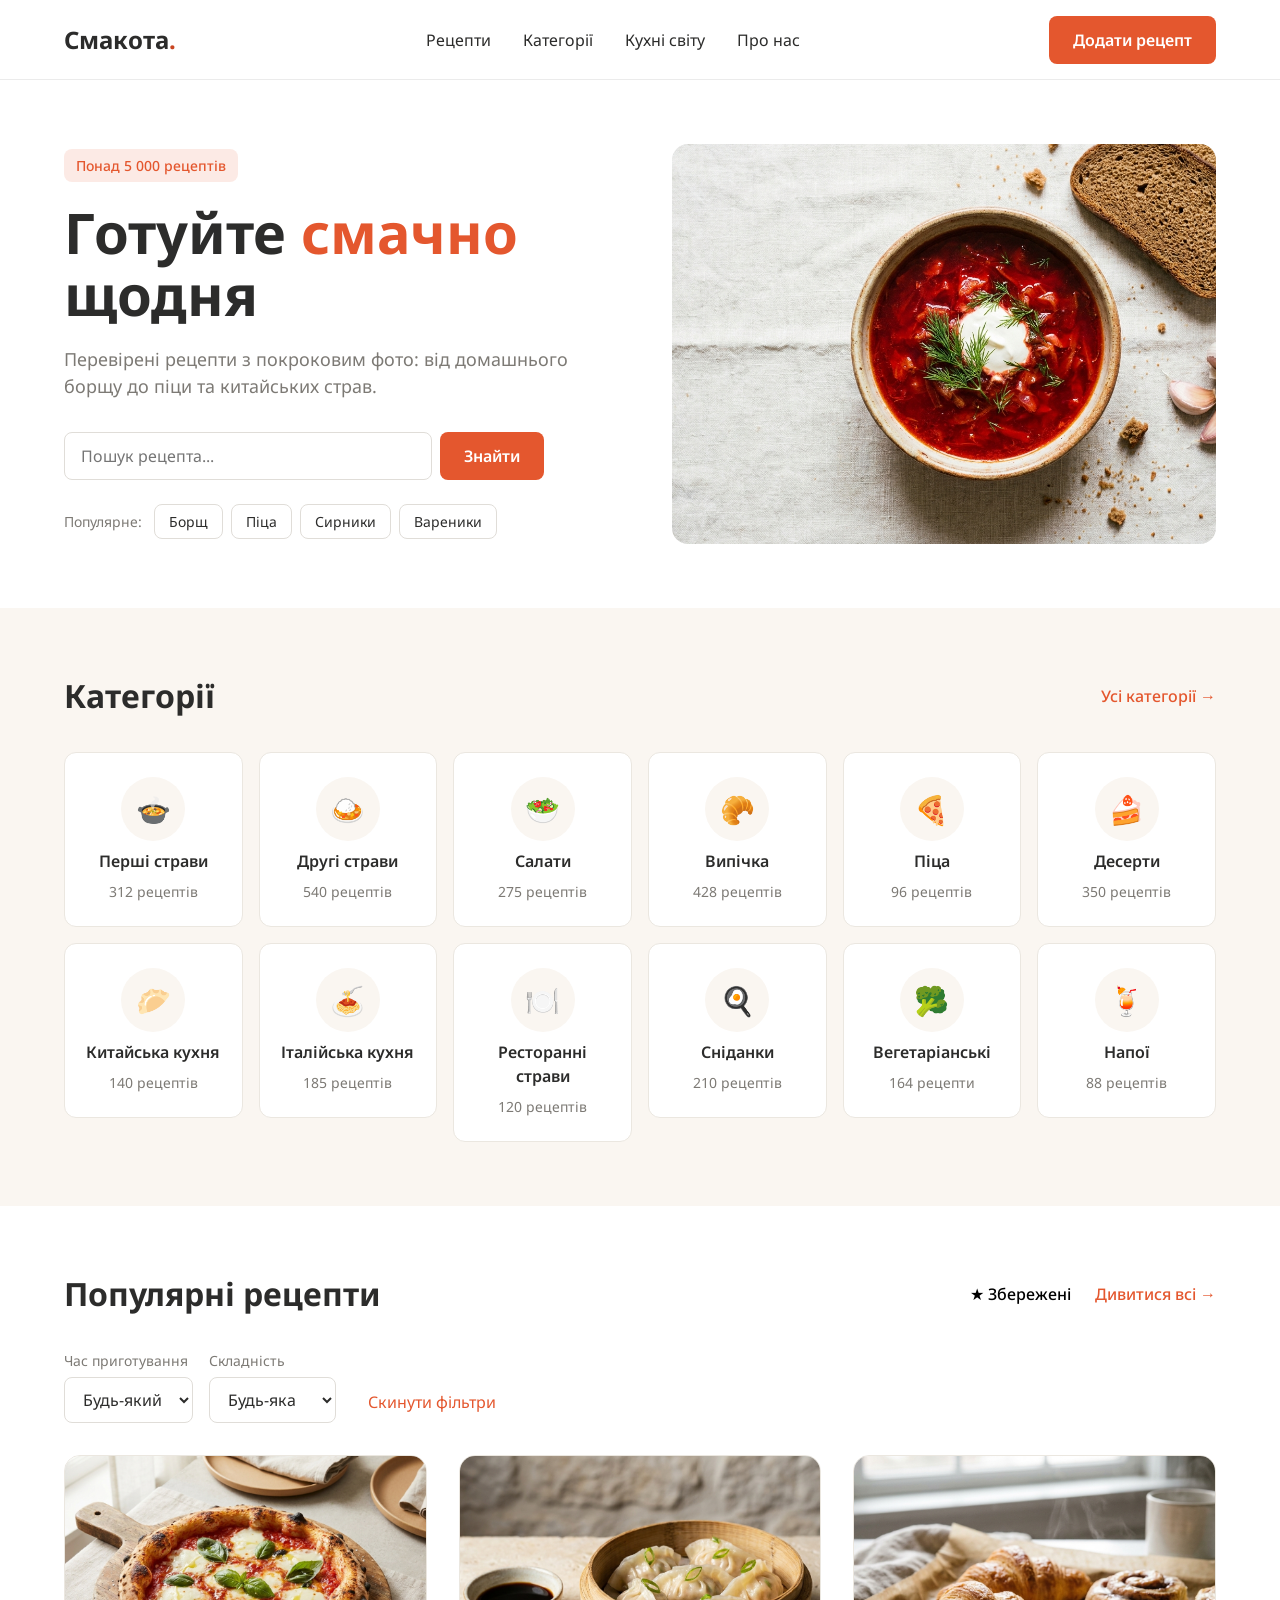
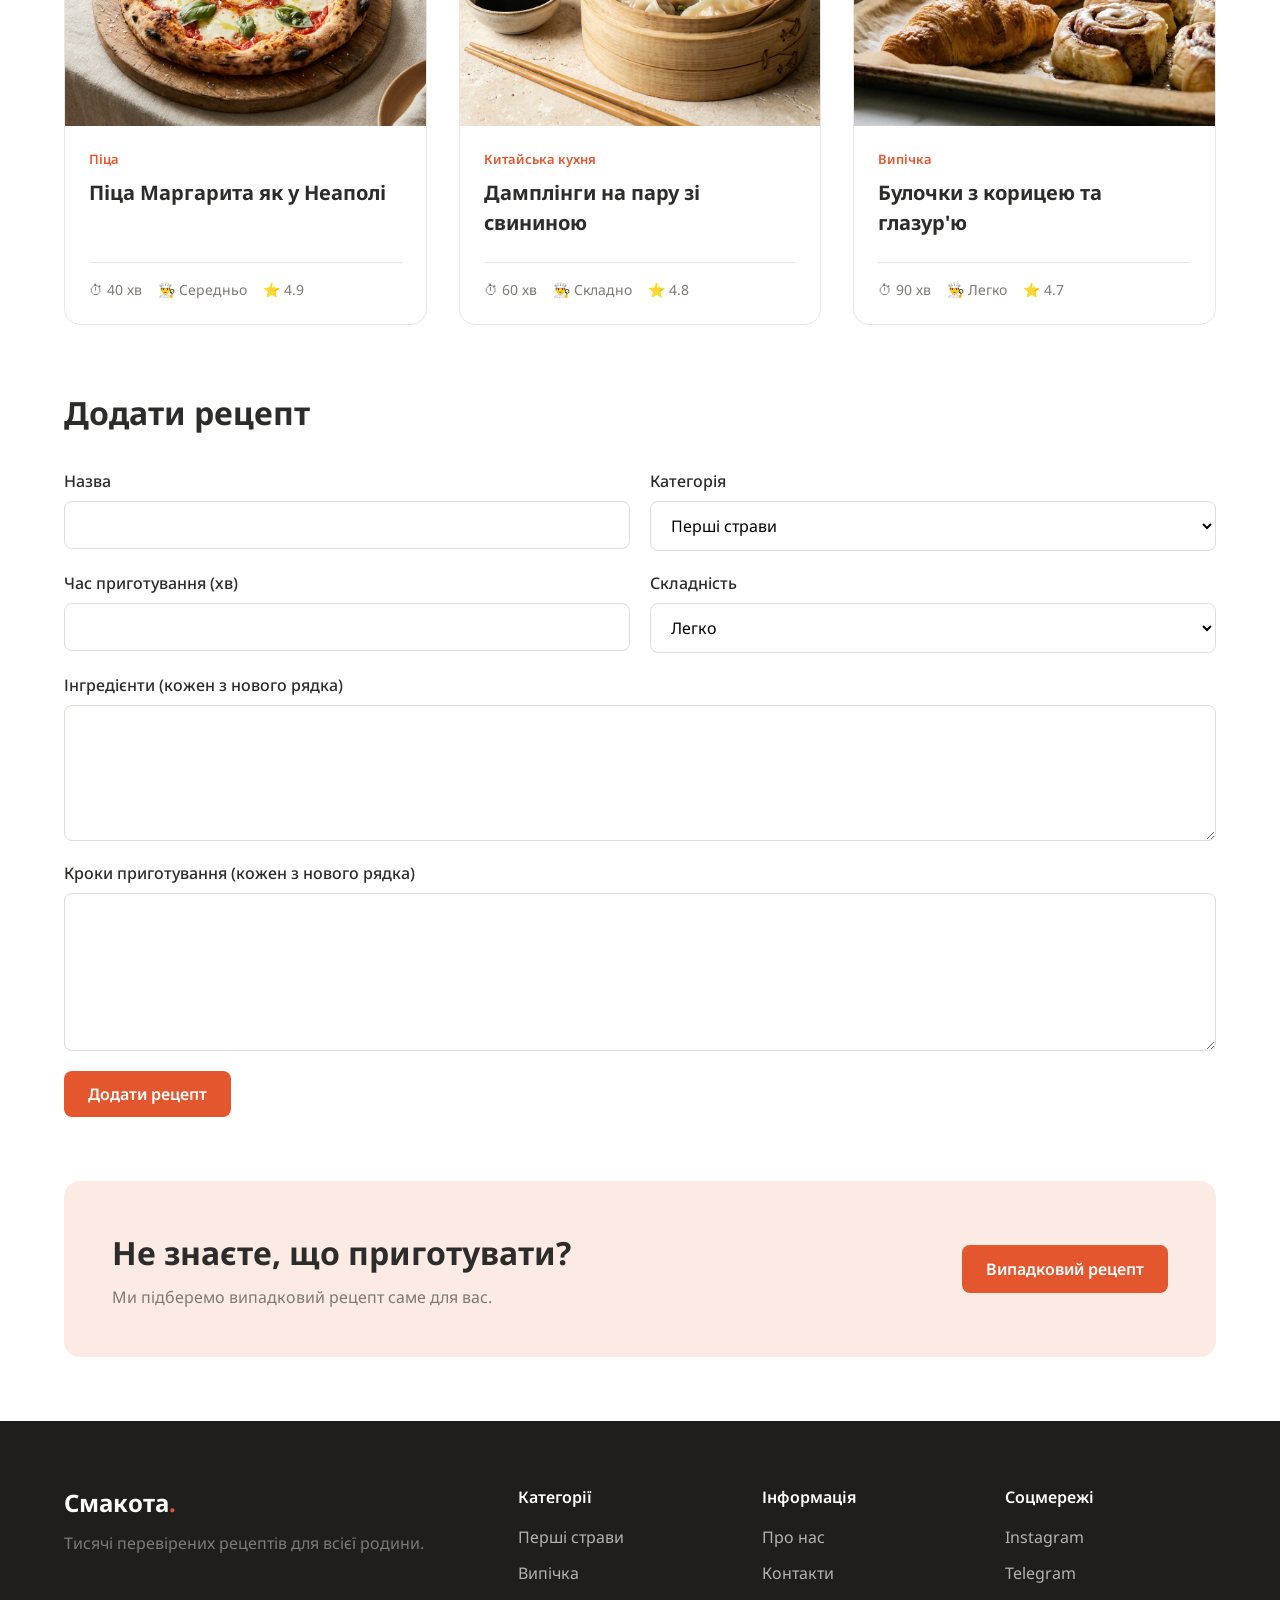
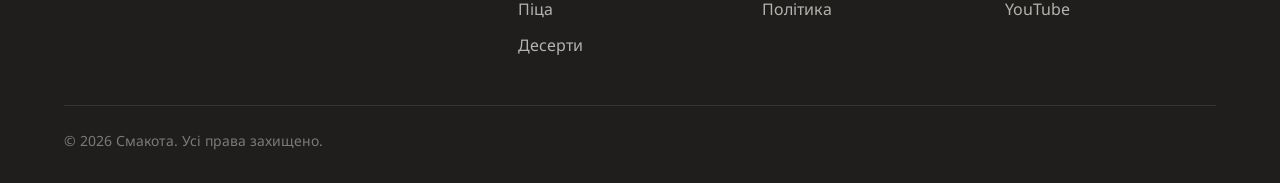
<file: index.html>
<!DOCTYPE html>
<html lang="uk">

<head>
    <meta charset="UTF-8">
    <meta name="viewport" content="width=device-width, initial-scale=1.0">
    <title>Смакота — рецепти на щодень</title>

    <link rel="preconnect" href="https://fonts.googleapis.com">
    <link rel="preconnect" href="https://fonts.gstatic.com" crossorigin>
    <link href="https://fonts.googleapis.com/css2?family=Noto+Sans:wght@400;500;600;700&display=swap" rel="stylesheet">
    <link rel="stylesheet" href="css/style.css">
</head>


<body>
    <header class="header">
        <div class="container header__inner">

            <a href="#" class="header__logo">Смакота<span class="header__logo-dot">.</span></a>

            <nav class="header__menu">
                <ul class="header__list">
                    <li> <a href="#" class="header__link">Рецепти</a></li>
                    <li> <a href="#" class="header__link">Категорії</a></li>
                    <li> <a href="#" class="header__link">Кухні світу</a></li>
                    <li> <a href="#" class="header__link">Про нас</a></li>
                </ul>
            </nav>

            <a href="#add-recipe" class="header__button">Додати рецепт</a>
                <button class="header__burger" type="button" aria-label="Відкрити меню">
                    <span></span>
                    <span></span>
                    <span></span>
                </button>
        </div>
    </header>

    <main class="main">
        <section class="hero">
            <div class="container hero__inner">
                <div class="hero__content">
                    <p class="hero__badge">Понад 5 000 рецептів</p>
                    <h1 class="hero__title"> Готуйте <span class="hero__title-accent">смачно</span> щодня</h1>
                    <p class="hero__subtitle">Перевірені рецепти з покроковим фото: від домашнього борщу до піци та
                        китайських страв.</p>
                    <search>
                        <form class="hero__form" action="#" method="get">
                            <input class="hero__search" type="search" name="q" placeholder="Пошук рецепта..." required>
                            <button class="hero__button" type="submit">Знайти</button>
                        </form>
                    </search>
                    <div class="hero__popular">
                        <span class="hero__text-tags">Популярне:</span>
                        <ul class="hero__tags">
                            <li> <a class="hero__tag" href="#">Борщ</a> </li>
                            <li> <a class="hero__tag" href="#">Піца</a></li>
                            <li> <a class="hero__tag" href="#">Сирники</a></li>
                            <li> <a class="hero__tag" href="#">Вареники</a></li>
                        </ul>
                    </div>
                </div>
                <img class="hero__image" src="img/borscht.jpg" alt="на фото: миска борщу, сметана, скибка хліба.">
            </div>



        </section>









        <section class="categories">
            <div class="container">
                <div class="categories__header">
                    <h2 class="categories__title">Категорії</h2>
                    <a class="categories__link" href="#">Усі категорії →</a>
                </div>

                <ul class="categories__list">

                    <li>
                        <a class="category-card" href="#">
                            <span class="category-card__icon">🍲</span>
                            <span class="category-card__name">Перші страви</span>
                            <span class="category-card__count">312 рецептів</span>
                        </a>
                    </li>
                    <li>
                        <a href="#" class="category-card">
                            <span class="category-card__icon">🍛</span>
                            <span class="category-card__name">Другі страви</span>
                            <span class="category-card__count">540 рецептів</span>
                        </a>
                    </li>
                    <li>
                        <a class="category-card" href="#">
                            <span class="category-card__icon">🥗</span>
                            <span class="category-card__name">Салати</span>
                            <span class="category-card__count">275 рецептів</span>
                        </a>
                    </li>
                    <li>
                        <a class="category-card" href="#">
                            <span class="category-card__icon">🥐</span>
                            <span class="category-card__name">Випічка</span>
                            <span class="category-card__count">428 рецептів</span>
                        </a>
                    </li>
                    <li>
                        <a class="category-card" href="#">
                            <span class="category-card__icon">🍕</span>
                            <span class="category-card__name">Піца</span>
                            <span class="category-card__count">96 рецептів</span>
                        </a>
                    </li>
                    <li>
                        <a class="category-card" href="#">
                            <span class="category-card__icon">🍰</span>
                            <span class="category-card__name">Десерти</span>
                            <span class="category-card__count">350 рецептів</span>
                        </a>
                    </li>
                    <li>
                        <a class="category-card" href="#">
                            <span class="category-card__icon">🥟</span>
                            <span class="category-card__name">Китайська кухня</span>
                            <span class="category-card__count">140 рецептів</span>
                        </a>
                    </li>
                    <li>
                        <a class="category-card" href="#">
                            <span class="category-card__icon">🍝</span>
                            <span class="category-card__name">Італійська кухня</span>
                            <span class="category-card__count">185 рецептів</span>
                        </a>

                    </li>

                    <li>
                        <a class="category-card" href="#">
                            <span class="category-card__icon">🍽️</span>
                            <span class="category-card__name">Ресторанні страви</span>
                            <span class="category-card__count">120 рецептів</span>
                        </a>

                    </li>

                    <li>
                        <a class="category-card" href="#">
                            <span class="category-card__icon">🍳</span>
                            <span class="category-card__name">Сніданки</span>
                            <span class="category-card__count">210 рецептів</span>
                        </a>
                    </li>
                    <li>
                        <a class="category-card" href="#">
                            <span class="category-card__icon">🥦</span>
                            <span class="category-card__name">Вегетаріанські</span>
                            <span class="category-card__count">164 рецепти</span>
                        </a>
                    </li>
                    <li>
                        <a class="category-card" href="#">
                            <span class="category-card__icon">🍹</span>
                            <span class="category-card__name">Напої</span>
                            <span class="category-card__count">88 рецептів</span>
                        </a>
                    </li>
                </ul>

            </div>
        </section>



        <section class="popular">
            <div class="container">
                <div class="popular__header">
                    <h2 class="popular__title">Популярні рецепти</h2>
                    <div class="popular__actions">
                        <button class="popular__saved" id="saved-button" type="button">★ Збережені</button>
                        <a class="popular__link" href="#">Дивитися всі →</a>
                    </div>
                    </div>

                        <div class="filters">
                            <label class="filters__field">
                                Час приготування
                                <select id="filter-time">
                                    <option value="0">Будь-який</option>
                                    <option value="30">До 30 хв</option>
                                    <option value="60">До 60 хв</option>
                                    <option value="90">До 90 хв</option>
                                </select>
                            </label>

                            <label class="filters__field">
                                Складність
                                <select id="filter-level">
                                    <option value="">Будь-яка</option>
                                    <option value="Легко">Легко</option>
                                    <option value="Середньо">Середньо</option>
                                    <option value="Складно">Складно</option>
                                </select>
                            </label>

                            <button class="filters__reset" id="filter-reset" type="button">Скинути фільтри</button>
                        </div>

                                        <ul class="popular__list"></ul>

                                    </div>
                                </section>
  
                                <section class="add-recipe" id="add-recipe">
                        <div class="container">
                            <h2 class="add-recipe__title">Додати рецепт</h2>

                            <form class="add-recipe__form" id="recipe-form">
                                <label class="add-recipe__field">
                                    Назва
                                    <input type="text" name="name" maxlength="80" required>
                                </label>

                                <label class="add-recipe__field">
                                    Категорія
                                    <select name="category" required>
                                        <option value="Перші страви">Перші страви</option>
                                        <option value="Другі страви">Другі страви</option>
                                        <option value="Салати">Салати</option>
                                        <option value="Випічка">Випічка</option>
                                        <option value="Піца">Піца</option>
                                        <option value="Десерти">Десерти</option>
                                        <option value="Китайська кухня">Китайська кухня</option>
                                        <option value="Італійська кухня">Італійська кухня</option>
                                        <option value="Ресторанні страви">Ресторанні страви</option>
                                        <option value="Сніданки">Сніданки</option>
                                        <option value="Вегетаріанські">Вегетаріанські</option>
                                        <option value="Напої">Напої</option>
                                    </select>
                                </label>

                                <label class="add-recipe__field">
                                    Час приготування (хв)
                                    <input type="number" name="time" min="1" max="600" required>
                                </label>

                                <label class="add-recipe__field">
                                    Складність
                                    <select name="level" required>
                                        <option value="Легко">Легко</option>
                                        <option value="Середньо">Середньо</option>
                                        <option value="Складно">Складно</option>
                                    </select>
                                </label>
                                    <label class="add-recipe__field add-recipe__field--wide">
                                            Інгредієнти (кожен з нового рядка)
                                            <textarea name="ingredients" rows="5"></textarea>
                                        </label>

                                        <label class="add-recipe__field add-recipe__field--wide">
                                            Кроки приготування (кожен з нового рядка)
                                            <textarea name="steps" rows="6"></textarea>
                                        </label>
                                <button class="add-recipe__button" type="submit">Додати рецепт</button>
                            </form>
                        </div>
                    </section>


        <section class="banner">
            <div class="container">
                <div class="banner__inner">
                    <div class="banner__text">
                        <h2 class="banner__title">Не знаєте, що приготувати?</h2>
                        <p class="banner__subtitle">Ми підберемо випадковий рецепт саме для вас.</p>
                    </div>
                    <a href="#" class="banner__button">Випадковий рецепт</a>
                </div>
            </div>
        </section>

    </main>


    <footer class="footer">
    <div class="container">

        <div class="footer__top">

            <div class="footer__brand">
                <a href="#" class="footer__logo">Смакота<span class="footer__logo-dot">.</span></a>
                <p class="footer__text">Тисячі перевірених рецептів для всієї родини.</p>
            </div>

            <div class="footer__col">
                <h3 class="footer__title">Категорії</h3>
                <ul class="footer__list">
                    <li><a class="footer__link" href="#">Перші страви</a></li>
                    <li><a class="footer__link" href="#">Випічка</a></li>
                    <li><a class="footer__link" href="#">Піца</a></li>
                    <li><a class="footer__link" href="#">Десерти</a></li>
                </ul>
            </div>

            <div class="footer__col">
                <h3 class="footer__title">Інформація</h3>
                <ul class="footer__list">
                    <li><a class="footer__link" href="#">Про нас</a></li>
                    <li><a class="footer__link" href="#">Контакти</a></li>
                    <li><a class="footer__link" href="#">Політика</a></li>
                </ul>
            </div>

            <div class="footer__col">
                <h3 class="footer__title">Соцмережі</h3>
                <ul class="footer__list">
                    <li><a class="footer__link" href="#">Instagram</a></li>
                    <li><a class="footer__link" href="#">Telegram</a></li>
                    <li><a class="footer__link" href="#">YouTube</a></li>
                </ul>
            </div>

        </div>

        <div class="footer__bottom">
            <p class="footer__copyright">© 2026 Смакота. Усі права захищено.</p>
        </div>

    </div>
</footer>
<script src="js/recipes.js"></script>
<script src="js/menu.js"></script>
<script src="js/script.js"></script>

</body>
</file>
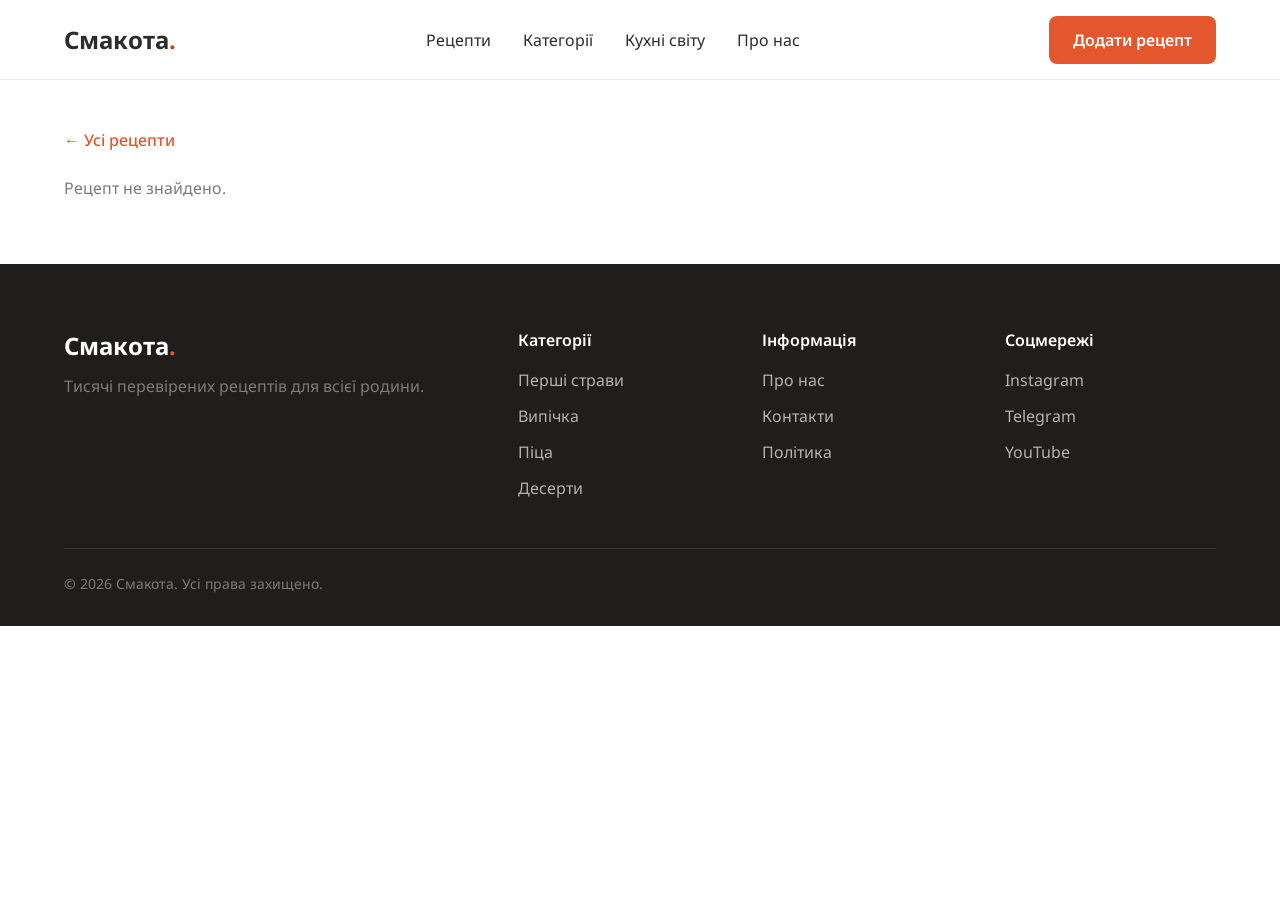
<file: recipe.html>
<head>
    <meta charset="UTF-8">
    <meta name="viewport" content="width=device-width, initial-scale=1.0">
    <title>Смакота — рецепти на щодень</title>

    <link rel="preconnect" href="https://fonts.googleapis.com">
    <link rel="preconnect" href="https://fonts.gstatic.com" crossorigin>
    <link href="https://fonts.googleapis.com/css2?family=Noto+Sans:wght@400;500;600;700&display=swap" rel="stylesheet">
    <link rel="stylesheet" href="css/style.css">
</head>

<body>
    
 <header class="header">
        <div class="container header__inner">

            <a href="#" class="header__logo">Смакота<span class="header__logo-dot">.</span></a>

            <nav class="header__menu">
                <ul class="header__list">
                    <li> <a href="#" class="header__link">Рецепти</a></li>
                    <li> <a href="#" class="header__link">Категорії</a></li>
                    <li> <a href="#" class="header__link">Кухні світу</a></li>
                    <li> <a href="#" class="header__link">Про нас</a></li>
                </ul>
            </nav>

            <a href="#add-recipe" class="header__button">Додати рецепт</a>
                <button class="header__burger" type="button" aria-label="Відкрити меню">
                    <span></span>
                    <span></span>
                    <span></span>
                </button>
        </div>
    </header>

            


    <main class="recipe">
        <div class="container">
             <a class="recipe__back" href="index.html">← Усі рецепти</a>
             <div id="recipe-content"></div>
        </div>
    </main>


    <footer class="footer">
    <div class="container">

        <div class="footer__top">

            <div class="footer__brand">
                <a href="#" class="footer__logo">Смакота<span class="footer__logo-dot">.</span></a>
                <p class="footer__text">Тисячі перевірених рецептів для всієї родини.</p>
            </div>

            <div class="footer__col">
                <h3 class="footer__title">Категорії</h3>
                <ul class="footer__list">
                    <li><a class="footer__link" href="#">Перші страви</a></li>
                    <li><a class="footer__link" href="#">Випічка</a></li>
                    <li><a class="footer__link" href="#">Піца</a></li>
                    <li><a class="footer__link" href="#">Десерти</a></li>
                </ul>
            </div>

            <div class="footer__col">
                <h3 class="footer__title">Інформація</h3>
                <ul class="footer__list">
                    <li><a class="footer__link" href="#">Про нас</a></li>
                    <li><a class="footer__link" href="#">Контакти</a></li>
                    <li><a class="footer__link" href="#">Політика</a></li>
                </ul>
            </div>

            <div class="footer__col">
                <h3 class="footer__title">Соцмережі</h3>
                <ul class="footer__list">
                    <li><a class="footer__link" href="#">Instagram</a></li>
                    <li><a class="footer__link" href="#">Telegram</a></li>
                    <li><a class="footer__link" href="#">YouTube</a></li>
                </ul>
            </div>

        </div>

        <div class="footer__bottom">
            <p class="footer__copyright">© 2026 Смакота. Усі права захищено.</p>
        </div>

    </div>
</footer>


    <script src="js/recipes.js"></script>
    <script src="js/menu.js"></script>
    <script src="js/recipe.js"></script>

</body>
</file>
<file: css/style.css>
*{
	padding: 0;
	margin: 0;
	border: 0;
}
*,*:before,*:after{
	-moz-box-sizing: border-box;
	-webkit-box-sizing: border-box;
	box-sizing: border-box;
}
:focus,:active{outline: none;}
a:focus,a:active{outline: none;}

nav,footer,header,aside{display: block;}

html,body{
	height: 100%;
	width: 100%;
	font-size: 100%;
	line-height: 1;
	font-size: 14px;
	-ms-text-size-adjust: 100%;
	-moz-text-size-adjust: 100%;
	-webkit-text-size-adjust: 100%;
}
input,button,textarea{font-family:inherit;}

input::-ms-clear{display: none;}
button{cursor: pointer;}
button::-moz-focus-inner {padding:0;border:0;}
a, a:visited{text-decoration: none;}
a:hover{text-decoration: none;}
ul li{list-style: none;}
img{vertical-align: top;}

h1,h2,h3,h4,h5,h6{font-size:inherit;font-weight: 400;}
/*--------------------*/

body{
     font-family: 'Noto Sans', sans-serif;
    font-size: 16px;
    line-height: 1.5;
    color: #2C2C2B;
}

a{
      color: inherit;
}

.header {
    height: 80px;
    border-bottom: 1px solid #EBEBEB;
}
.container {
     max-width: 1200px;
     padding: 0 24px;
     margin: 0 auto;
   
}

.header__inner {
    height: 100%;
    display: flex;
    justify-content: space-between;
    align-items: center;
}
.header__logo {
   
    font-size: 24px;
    font-weight: 700;
    

}
.header__logo-dot {
    color: #C94420;
}
.header__menu {
    
}
.header__list {
    display: flex;
    gap: 32px;
}

.header__list{}

.header__link:hover{
     color: #C94420;
}
.header__button {
    color: #fff;
    background-color: #E4572E;
    border-radius: 8px;
    padding: 12px 24px;
    font-weight: 600
}

.header__button:hover{
    transition: 0.2;
    background-color: #C94420;
}

.header__burger {
    display: none;
}





.main {}
.hero {
    padding: 64px 0;
}
.hero__inner {
        display: flex;
        
        align-items: center;
        gap: 64px;
        
        
}
.hero__content {
    flex: 1;
    min-width: 0;
    
}
.hero__badge {
    display: inline-block;
    
    color: #E4572E;
    background-color: rgba(228, 87, 46, 0.12);
    border-radius: 8px;
    font-weight: 500;
     padding: 6px 12px;
     margin-bottom: 20px;
     font-size: 14px;

    
  
    
}
.hero__title {
     margin-bottom: 20px;
    font-size: 56px;
    line-height: 1.1;
    font-weight: 700;
}
.hero__title-accent {
    color: #E4572E;
}
.hero__subtitle {
    color: #7D7A75;
    font-size: 18px;
    margin-bottom: 32px;
}

.hero__form {
    display: flex;
    gap: 8px;
    max-width: 480px;
    margin-bottom: 24px;
}


.hero__search {
    flex: 1;
    padding: 12px 16px;
    border: 1px solid #E0DDD8;
    border-radius: 8px;
    font-size: 16px;
}
.hero__button {
    font-weight: 600;
    font-size: 16px;
    color: #fff;
    background-color: #E4572E;
    padding: 12px 24px;
    border-radius: 8px;
}
.hero__popular {
    display: flex;
    align-items: center;
    gap: 12px;
}
.hero__text-tags {
    font-size: 14px;
    color: #7D7A75;
}
.hero__tags {
    display: flex;
    gap: 8px;
}

.hero__tag{
    
    display: inline-block;
     padding: 6px 14px;
    font-size: 14px;
     border: 1px solid #E0DDD8;
      border-radius: 8px;
}

.hero__tag:hover {
    color: #E4572E;
    border-color: #E4572E;
}

.hero__image {
    height: 400px;
    min-width: 0;
    border-radius: 16px; 
    object-fit: cover;
    width: 100%;
    flex: 1;
}








.categories {
    background-color: #FAF6F1;
    padding: 64px 0;
}
                                        .categories__header,
                                        .popular__header{
                                            display: flex;
                                            justify-content: space-between;
                                            align-items: center;
                                            margin-bottom: 32px;
                                        }
                                    .categories__title,
                                    .popular__title {
                                        font-size: 32px;
                                        font-weight: 700;
                                        
                                    }
.categories__link {
    color: #E4572E;
    font-weight: 500;
} /* саме з цього я і буду прописувати адаптацію*/         .categories__list {
                                                            display: grid;
                                                            grid-template-columns: repeat(6, 1fr);
                                                            gap: 16px;
                                                        }
.category-card {
    background-color: #fff;
    border: 1px solid #EBE7E0;
    border-radius: 12px;
    padding: 24px 16px;
    text-align: center;
    display: flex;
    flex-direction: column;
    align-items: center;
    gap: 8px;
}
.category-card__icon {
    display: flex;
    justify-content: center;
    align-items: center;
    font-size: 28px;
    border-radius: 50%;
    background-color: #FAF6F1;
     width: 64px;
    height: 64px;
}

.category-card__name {
    font-size: 16px;
    font-weight: 600;
}
.category-card__count {
    font-size: 14px;
    color: #7D7A75;
}





.popular {
    padding: 64px 0;
}


.popular__link {
    color: #E4572E;
    font-weight: 500;
}
.popular__list {
    display: grid;
    grid-template-columns: repeat(3, 1fr);
    gap: 32px;
}
.recipe-card {
    display: flex;
    flex-direction: column;
     height: 100%;
    background-color: #fff;
    border: 1px solid #EBE7E0;
    border-radius: 16px;
    overflow: hidden;
    position: relative;
}

.recipe-card__link::after{
    content: '';
    position: absolute;
    inset: 0;

}

.recipe-card:hover{
    box-shadow: 0 8px 24px rgba(0, 0, 0, 0.08);
}

.recipe-card__image {
    width: 100%;
    height: 270px;
    object-fit: cover;
    display: block;
}
.recipe-card__body {
    display: flex;
    flex-direction: column;
     flex: 1;
    padding: 24px;
}
.recipe-card__category {
    font-size: 13px;
    color:#E4572E;
    font-weight: 600;
}
.recipe-card__title {
    font-size: 20px;
    font-weight: 700;
    margin: 8px 0 24px;
}
.recipe-card__meta {
    display: flex;
    gap: 16px;
    border-top: 1px solid #EBE7E0;
    padding-top: 16px;
    color:#7D7A75;
    font-size: 14px;
    margin-top: auto;
}
.banner {
    padding: 0 0 64px;
}
.banner__inner {
    background-color: #FCEAE4;
    border-radius: 16px;
    padding: 48px;
    display: flex;
    justify-content: space-between;
    align-items: center;
}
.banner__text {}
.banner__title {
    font-size: 32px;
    font-weight: 700;
}
.banner__subtitle {
    margin-top: 8px;
    color: #7D7A75;
}
.banner__button {
    font-weight: 600;
    font-size: 16px;
    color: #fff;
    background-color: #E4572E;
    padding: 12px 24px;
    border-radius: 8px;
}


.popular__actions {
    display: flex;
    align-items: center;
    gap: 24px;
}

.popular__saved {
    font-size: 16px;
    font-weight: 500;
    background: none;
}

.popular__saved:hover {
    color: #E4572E;
}


.footer {
    background-color: #1F1E1D;
    color: #fff;
    padding: 64px 0 32px;
}
.footer__top {
    display: grid;
   grid-template-columns: 2fr 1fr 1fr 1fr;
    gap: 32px;
}
.footer__brand {}
.footer__logo {
    font-size: 24px;
    font-weight: 700;
}
.footer__logo-dot {
    color: #E4572E;
}
.footer__text {
    margin-top: 10px;
    color: #7D7A75;
}
.footer__col {}
.footer__title {
    font-weight: 600;
    font-size: 16px;
    margin-bottom: 16px;
}
.footer__list {
    display: flex; 
    flex-direction: column;
    gap: 12px
}
.footer__link {
    color: #B5B2AD;
}

.footer__link:hover {
    color: #fff;
}


.footer__bottom {
    border-top: 1px solid rgba(255,255,255,0.1);
    margin-top: 48px;
    padding-top: 24px;
}
.footer__copyright {
    font-size: 14px;
    color:#7D7A75;
}


.recipe{
     padding: 48px 0 64px;
}

.recipe__back{
    display: inline-block;
    margin-bottom: 24px;
    font-weight: 500;
     color: #E4572E;
}

.recipe__message{
    color: #7D7A75;
}

.recipe-page__category{
    font-size: 14px;
    font-weight: 600;
    color: #E4572E;
}

.recipe-page__title{
    margin: 8px 0 16px;
    font-size: 40px;
    font-weight: 700;
    line-height: 1.2;
}


.recipe-page__meta{
    display: flex;
    gap: 20px;
    margin-bottom: 32px;
    color:  #7D7A75;
}

.recipe__image{
    display: block;
    width: 100%;
    height: 420px;
    margin-bottom: 40px;
    object-fit: cover;
    border-radius: 16px;

}

.recipe__image--placeholder{
    display: flex;
    justify-content: center;
    align-items: center;
    font-size: 96px;
    background-color:  #FAF6F1;
}


.recipe-page__columns{
    display: grid;
    grid-template-columns: 1fr 2fr;
    gap: 48px;
}

.recipe-page__subtitle{
    margin-bottom: 20px;
    font-size: 24px;
    font-weight: 900;

}

.recipe-page__ingredients{
    display: flex;
    flex-direction: column;
    gap: 12px;

}


.recipe-page__steps{
    display: flex;
    flex-direction: column;
    gap: 16px;
    padding-left: 24px;
    line-height: 1.6;
}


.recipe-page__save {
    margin-bottom: 32px;
    padding: 10px 20px;
    font-size: 16px;
    font-weight: 600;
    color: #E4572E;
    background-color: #fff;
    border: 1px solid #E4572E;
    border-radius: 8px;
    transition: background-color 0.2s;
}

.recipe-page__save:hover {
    background-color: #FCEAE4;
}

.recipe-page__save--active {
    color: #fff;
    background-color: #E4572E;
}

.recipe-page__save--active:hover {
    background-color: #C94420;
}
/*Наш підхід називається desktop-first: спершу зроблено для великого екрана (це твій макет), потім max-width «стискає» під менші. Дві точки зміни:

1024px: планшет  1!!!!!
768px: телефон   !!!!!1

Як перевіряти: у Chrome натисни F12, потім Ctrl+Shift+M (режим пристрою). Можна перетягувати межі сторінки й бачити, як вона змінюється, або обрати iPhone зі списку. */


.comments {
    margin-top: 64px;
}

.comments__form {
    display: flex;
    flex-direction: column;
    align-items: flex-start;
    gap: 12px;
    max-width: 640px;
    margin-bottom: 32px;
}

.comments__form input,
.comments__form textarea {
    width: 100%;
    padding: 12px 16px;
    font-family: inherit;
    font-size: 16px;
    background-color: #fff;
    border: 1px solid #E0DDD8;
    border-radius: 8px;
}

.comments__form input:focus,
.comments__form textarea:focus {
    border-color: #E4572E;
}

.comments__form textarea {
    resize: vertical;
}

.comments__button {
    padding: 12px 24px;
    font-size: 16px;
    font-weight: 600;
    color: #fff;
    background-color: #E4572E;
    border-radius: 8px;
    transition: background-color 0.2s;
}

.comments__button:hover {
    background-color: #C94420;
}

.comments__list {
    display: flex;
    flex-direction: column;
    gap: 16px;
    max-width: 640px;
}

.comment {
    padding: 16px 20px;
    background-color: #FAF6F1;
    border-radius: 12px;
}

.comment__head {
    display: flex;
    justify-content: space-between;
    gap: 16px;
    margin-bottom: 8px;
}

.comment__date {
    font-size: 14px;
    color: #7D7A75;
}

.comment__text {
    line-height: 1.5;
}

.comments__empty {
    color: #7D7A75;
}



.filters {
    display: flex;
    flex-wrap: wrap;
    align-items: flex-end;
    gap: 16px;
    margin-bottom: 32px;
}

.filters__field {
    display: flex;
    flex-direction: column;
    gap: 6px;
    font-size: 14px;
    color: #7D7A75;
}

.filters__field select {
    padding: 10px 14px;
    font-family: inherit;
    font-size: 16px;
    color: #2C2C2B;
    background-color: #fff;
    border: 1px solid #E0DDD8;
    border-radius: 8px;
}

.filters__reset {
    padding: 10px 16px;
    font-size: 16px;
    color: #E4572E;
    background: none;
}

.popular__saved--active {
    color: #E4572E;
}


@media (max-width: 1024px) {
    .hero__title{
        font-size: 44px;
    }

    .hero__inner{
        gap: 32px;
        flex-direction: column;
        align-items: stretch;
    }

    .hero__content,
    .hero__image {
        flex: none;
    }

    .hero__image {
        height: 260px;
    }

    .categories__list{
         grid-template-columns: repeat(3, 1fr);
    }

    .popular__list{
         grid-template-columns: repeat(2, 1fr);
    }

    
}

.recipe-card__image--placeholder {
    display: flex;
    justify-content: center;
    align-items: center;
    font-size: 64px;
    background-color: #FAF6F1;
}

.popular__empty {
    grid-column: 1 / -1;
    color: #7D7A75;
}


html {
    scroll-behavior: smooth;
}

.add-recipe {
    padding: 0 0 64px;
}

.add-recipe__title {
    margin-bottom: 32px;
    font-size: 32px;
    font-weight: 700;
}

.add-recipe__form {
    display: grid;
    grid-template-columns: repeat(2, 1fr);
    gap: 20px;
}

.add-recipe__field {
    display: flex;
    flex-direction: column;
    gap: 8px;
    font-weight: 500;
}

.add-recipe__field input,
.add-recipe__field select,
.add-recipe__field textarea {
    padding: 12px 16px;
    font-family: inherit;
    font-size: 16px;
    background-color: #fff;
    border: 1px solid #E0DDD8;
    border-radius: 8px;
}

.add-recipe__field input:focus,
.add-recipe__field select:focus,
.add-recipe__field textarea:focus {
    border-color: #E4572E;
}

.add-recipe__field textarea {
    resize: vertical;
}

.add-recipe__field--wide {
    grid-column: 1 / -1;
}

.add-recipe__field input:focus,
.add-recipe__field select:focus {
    border-color: #E4572E;
}

.add-recipe__button {
    grid-column: 1 / -1;
    justify-self: start;
    padding: 12px 24px;
    font-size: 16px;
    font-weight: 600;
    color: #fff;
    background-color: #E4572E;
    border-radius: 8px;
    transition: background-color 0.2s;
}

.add-recipe__button:hover {
    background-color: #C94420;
}




@media (max-width: 768px){


        .add-recipe__form {
        grid-template-columns: 1fr;
    }


    .hero__title{
        font-size: 36px;
    }
     .header__menu {
        display: none;
    }
    .header {
        position: relative;
    }
    .header__button{
        margin-left: auto;
    }

    .header__inner{
        gap: 18px;
    }
    .header__burger{
        display: flex;
        flex-direction: column;
        gap: 5px;
        padding: 8px;
        background: none;
         
    }

    .header__burger span{
        width: 24px;
        height: 4px;
        background-color: #2C2C2B;
        border-radius: 2px;
    }

    .header__menu--open{
        display: block;
        position: absolute;
        top: 100%;
        left: 0;
        right: 0;
        padding: 16px 24px;
        background-color: #fff;
        border-bottom: 1px solid #EBEBEB;
    }

    .header__list{
        flex-direction: column;
        gap: 16px;
    }

     .categories__list{
         grid-template-columns: repeat(2, 1fr);
    }

    .popular__list{
         grid-template-columns: repeat(1, 1fr);
    }

    .banner__inner{
        flex-direction: column;
        align-items: flex-start;
        gap: 24px;
        padding: 32px 24px;
      
    }

    .footer__top {
    grid-template-columns: repeat(3, 1fr);
    gap: 32px 24px;
    }

    .footer__brand {
        grid-column: 1 / -1;
    }

    .recipe-page__columns{
        grid-template-columns: 1fr;

    }

    .recipe__image{
        height: 260px;
    }

    .recipe-page__title{
        font-size: 30px;
    }
}

@media (max-width: 480px) {
    .footer__top {
        grid-template-columns: repeat(2, 1fr);
    }
}
</file>
